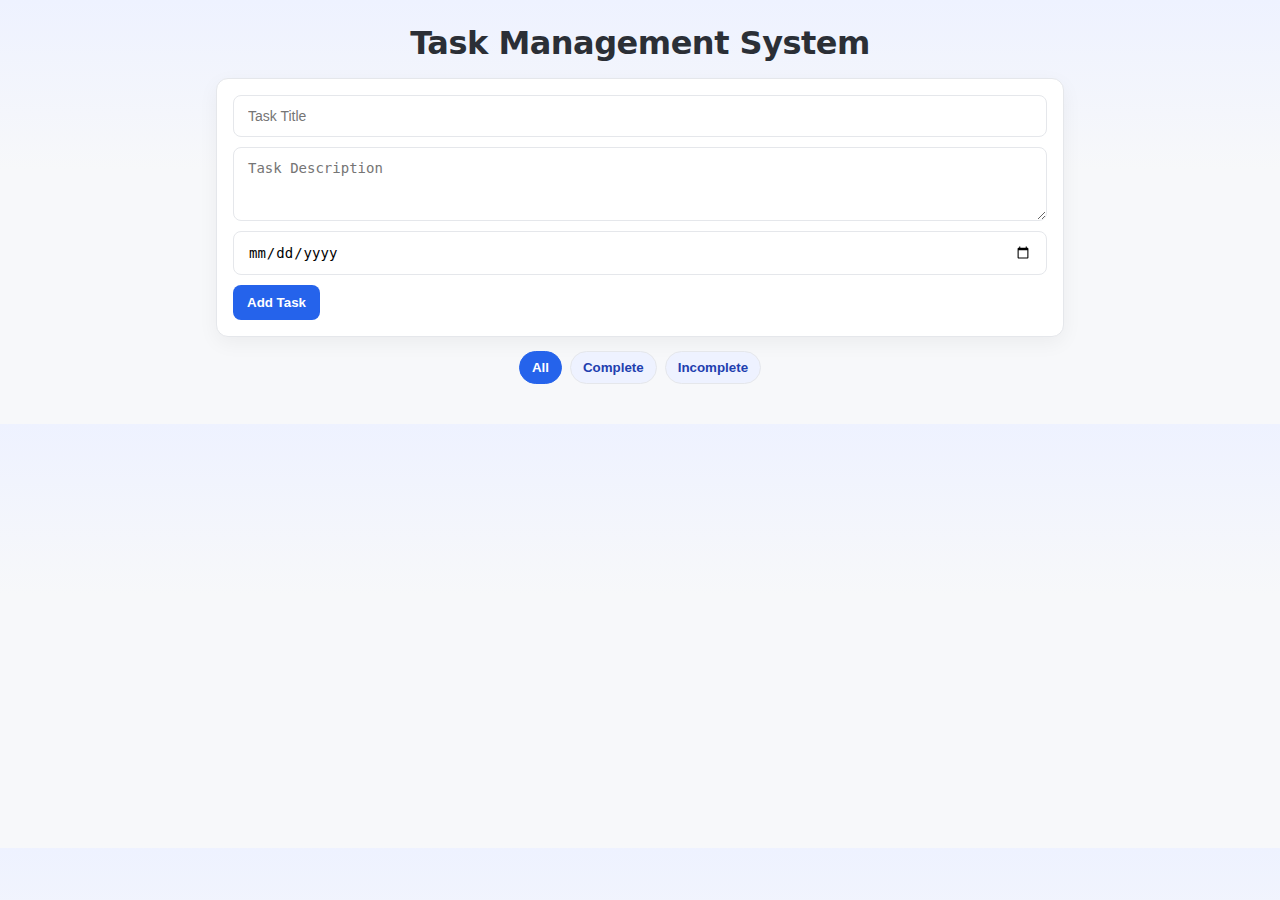
<file: Internship_Tasks/Task1/index.html>
<!DOCTYPE html>
<html lang="en">
<head>
  <meta charset="UTF-8" />
  <meta name="viewport" content="width=device-width, initial-scale=1.0"/>
  <title>Task Management System</title>
  <link rel="stylesheet" href="styles.css" />
</head>
<body>
  <div class="container">
    <h1>Task Management System</h1>

    <!-- Task Form -->
    <form id="taskForm">
      <input type="text" id="title" placeholder="Task Title" required />
      <textarea id="description" placeholder="Task Description" rows="3" required></textarea>
      <input type="date" id="dueDate" required />
      <button type="submit">Add Task</button>
    </form>

    <!-- Filters -->
    <div class="filters">
      <button data-filter="all" class="active">All</button>
      <button data-filter="complete">Complete</button>
      <button data-filter="incomplete">Incomplete</button>
    </div>

    <!-- Task List -->
    <div id="tasks"></div>
  </div>

  <script src="app.js"></script>
</body>
</html>
</file>
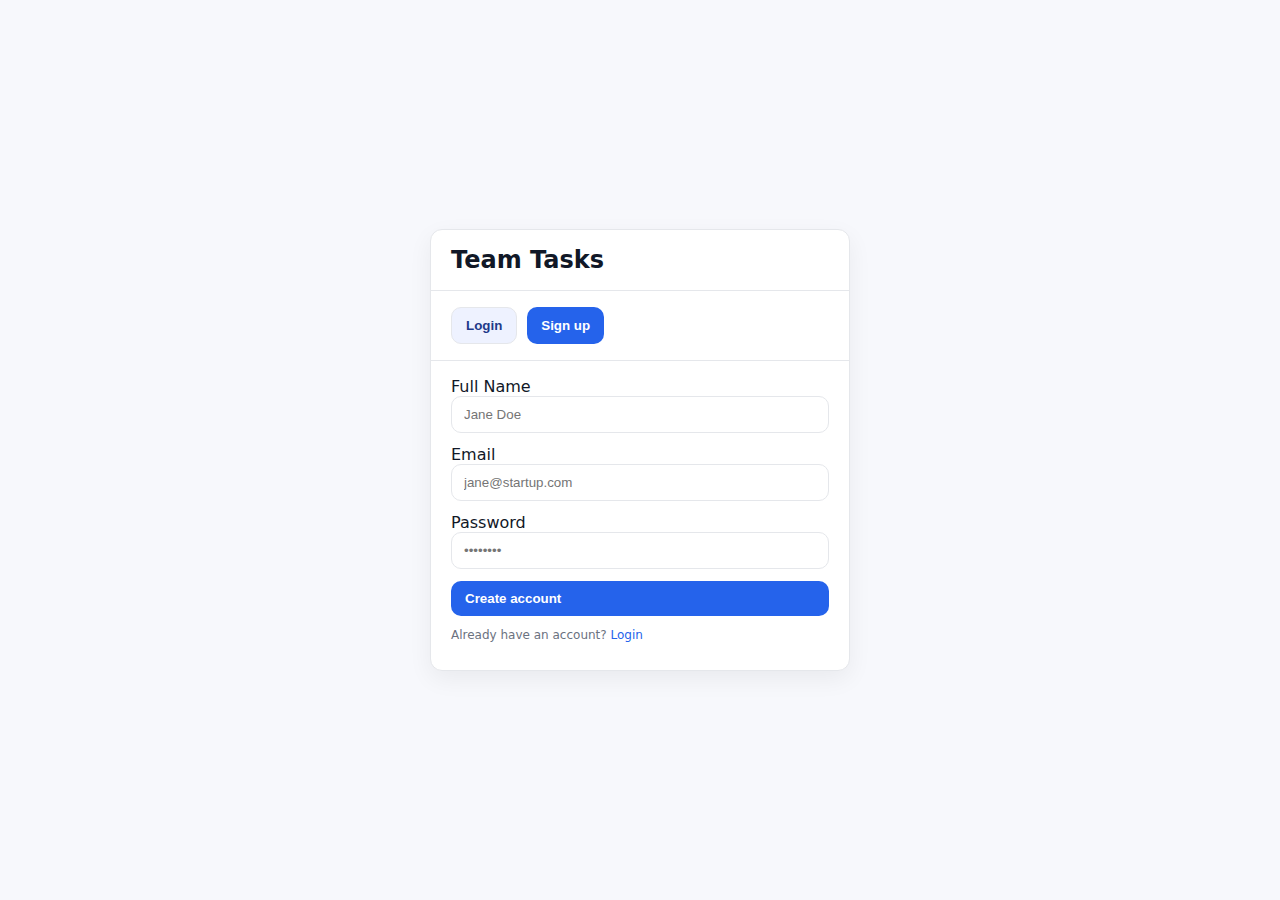
<file: Internship_Tasks/Task2/index.html>
<!DOCTYPE html>
<html lang="en">
<head>
  <meta charset="UTF-8"/>
  <meta name="viewport" content="width=device-width,initial-scale=1.0"/>
  <title>Team Tasks – Sign in</title>
  <link rel="stylesheet" href="styles.css"/>
</head>
<body>
  <div class="center">
    <div class="card auth-box">
      <div class="header">
        <h2>Team Tasks</h2>
      </div>
      <div class="section">
        <div class="kit">
          <button id="tab-login" class="btn btn-outline">Login</button>
          <button id="tab-signup" class="btn btn-primary">Sign up</button>
        </div>
      </div>
      <div class="section" id="signup-section">
        <div class="grid">
          <label>Full Name
            <input class="input" id="su-name" placeholder="Jane Doe" />
          </label>
          <label>Email
            <input class="input" id="su-email" placeholder="jane@startup.com" />
          </label>
          <label>Password
            <input class="input" id="su-pass" type="password" placeholder="••••••••" />
          </label>
          <button class="btn btn-primary" id="signup-btn">Create account</button>
        </div>
        <p class="small">Already have an account? <a href="#" id="goto-login" class="link">Login</a></p>
      </div>
      <div class="section" id="login-section" style="display:none">
        <div class="grid">
          <label>Email
            <input class="input" id="li-email" placeholder="jane@startup.com" />
          </label>
          <label>Password
            <input class="input" id="li-pass" type="password" placeholder="••••••••" />
          </label>
          <button class="btn btn-primary" id="login-btn">Login</button>
        </div>
        <p class="small">New here? <a href="#" id="goto-signup" class="link">Create an account</a></p>
      </div>
    </div>
  </div>

  <script src="utils.js"></script>
  <script src="data.js"></script>
  <script src="auth.js"></script>
</body>
</html>
</file>
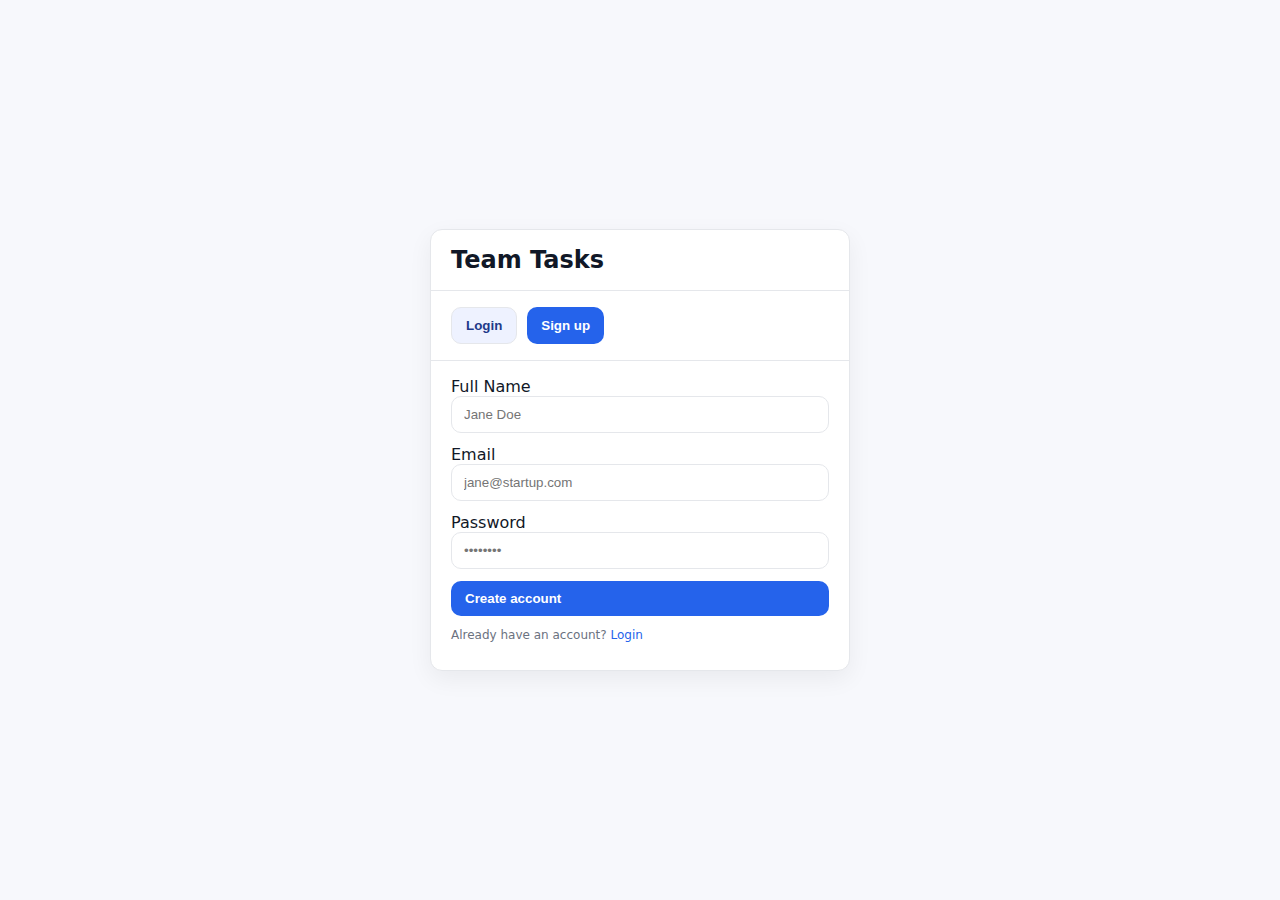
<file: Internship_Tasks/Task2/dashboard.html>
<!DOCTYPE html>
<html lang="en">
<head>
  <meta charset="UTF-8"/>
  <meta name="viewport" content="width=device-width,initial-scale=1.0"/>
  <title>Team Tasks – Dashboard</title>
  <link rel="stylesheet" href="styles.css"/>
</head>
<body>
  <div class="container">
    <div class="card">
      <div class="header">
        <h2>Dashboard</h2>
        <div class="kit">
          <span id="current-user" class="tag"></span>
          <button id="logout-btn" class="btn btn-outline">Logout</button>
        </div>
      </div>

      <div class="section">
        <h3>Create / Assign Task</h3>
        <div class="row">
          <label>Title
            <input class="input" id="task-title" placeholder="Feature: onboarding flow"/>
          </label>
          <label>Assignee
            <select id="task-assignee"></select>
          </label>
        </div>
        <div class="row">
          <label>Due date
            <input type="date" class="input" id="task-due"/>
          </label>
          <label>Status
            <select id="task-status" class="status-select">
              <option value="pending">Pending</option>
              <option value="in_progress">In progress</option>
              <option value="completed">Completed</option>
            </select>
          </label>
        </div>
        <label>Description
          <textarea class="input" id="task-desc" rows="3" placeholder="Brief task details..."></textarea>
        </label>
        <div class="kit" style="margin-top:10px">
          <button id="create-task-btn" class="btn btn-primary">Save Task</button>
          <button id="reset-form-btn" class="btn btn-outline">Reset</button>
          <span id="form-mode" class="small"></span>
        </div>
      </div>

      <div class="section">
        <div class="toolbar">
          <select id="filter-status">
            <option value="all">All statuses</option>
            <option value="pending">Pending</option>
            <option value="in_progress">In progress</option>
            <option value="completed">Completed</option>
          </select>
          <select id="filter-assignee">
            <option value="all">All assignees</option>
          </select>
          <input id="filter-search" class="input" placeholder="Search by title..."/>
        </div>
      </div>

      <div class="section">
        <div id="tasks-list" class="grid"></div>
      </div>

      <div class="footer-bar">
        <span class="small" id="summary"></span>
        <span class="small">Deadline reminders enabled</span>
      </div>
    </div>
  </div>

  <script src="utils.js"></script>
  <script src="data.js"></script>
  <script src="auth.js"></script>
  <script src="tasks.js"></script>
</body>
</html>
</file>
<file: Internship_Tasks/Task1/styles.css>
/* styles.css */
:root {
  --bg: #f7f8fa;
  --card: #ffffff;
  --text: #2b2f36;
  --muted: #6b7280;
  --primary: #2563eb;
  --primary-dark: #1e40af;
  --success: #16a34a;
  --warning: #f59e0b;
  --danger: #dc2626;
  --border: #e5e7eb;
}

* { box-sizing: border-box; }

body {
  margin: 0;
  font-family: system-ui, -apple-system, Segoe UI, Roboto, Helvetica, Arial, sans-serif;
  background: linear-gradient(180deg, #eef2ff, #f7f8fa 40%);
  color: var(--text);
}

.container {
  max-width: 880px;
  margin: 24px auto;
  padding: 0 16px;
}

h1 {
  text-align: center;
  margin: 0 0 16px;
  font-weight: 700;
  letter-spacing: -0.5px;
}

form#taskForm {
  background: var(--card);
  border: 1px solid var(--border);
  border-radius: 12px;
  padding: 16px;
  display: grid;
  grid-template-columns: 1fr;
  gap: 10px;
  box-shadow: 0 6px 20px rgba(0,0,0,0.05);
}

input[type="text"], input[type="date"], textarea {
  width: 100%;
  padding: 12px 14px;
  border: 1px solid var(--border);
  border-radius: 8px;
  font-size: 14px;
  outline: none;
  transition: border-color .15s ease;
  background: #fff;
}

input:focus, textarea:focus {
  border-color: var(--primary);
}

form button[type="submit"] {
  justify-self: start;
  background: var(--primary);
  color: #fff;
  padding: 10px 14px;
  border: 0;
  border-radius: 8px;
  font-weight: 600;
  cursor: pointer;
  transition: background .15s ease, transform .05s ease;
}
form button[type="submit"]:hover { background: var(--primary-dark); }
form button[type="submit"]:active { transform: translateY(1px); }

.filters {
  display: flex;
  justify-content: center;
  gap: 8px;
  margin: 14px 0 16px;
}
.filters button {
  background: #eef2ff;
  border: 1px solid var(--border);
  color: var(--primary-dark);
  padding: 8px 12px;
  border-radius: 24px;
  cursor: pointer;
  font-weight: 600;
}
.filters button.active {
  background: var(--primary);
  color: #fff;
  border-color: var(--primary);
}

#tasks {
  display: grid;
  gap: 12px;
}

.task {
  background: var(--card);
  border: 1px solid var(--border);
  border-left: 6px solid var(--success);
  border-radius: 12px;
  padding: 12px;
  display: grid;
  gap: 8px;
  box-shadow: 0 6px 20px rgba(0,0,0,0.05);
}

.task.overdue { border-left-color: var(--danger); }
.task.due-soon { border-left-color: var(--warning); }

.task.completed {
  opacity: .7;
  text-decoration: line-through;
  border-left-color: #9ca3af;
}

.task-header {
  display: flex;
  justify-content: space-between;
  align-items: flex-start;
  gap: 8px;
}

.task-title {
  font-weight: 700;
  font-size: 16px;
}

.task-desc {
  color: var(--text);
  white-space: pre-wrap;
}

.task-meta {
  display: flex;
  gap: 12px;
  color: var(--muted);
  font-size: 13px;
}

.task-actions {
  display: flex;
  gap: 6px;
  flex-wrap: wrap;
}

.task-actions button {
  border: 0;
  padding: 8px 10px;
  border-radius: 8px;
  color: #fff;
  font-weight: 600;
  cursor: pointer;
}

.task-actions .toggle { background: var(--success); }
.task-actions .edit { background: var(--warning); color: #1f2937; }
.task-actions .delete { background: var(--danger); }

@media (max-width: 640px) {
  .task-header { flex-direction: column; align-items: flex-start; }
  form#taskForm { padding: 12px; }
}
</file>
<file: Internship_Tasks/Task2/styles.css>
:root{
  --bg:#f7f8fc;
  --card:#fff;
  --text:#111827;
  --muted:#6b7280;
  --primary:#2563eb;
  --primary-dark:#1e40af;
  --success:#16a34a;
  --warning:#f59e0b;
  --danger:#dc2626;
  --border:#e5e7eb;
}
*{box-sizing:border-box}
html,body{margin:0;padding:0;font-family:Inter,system-ui,Segoe UI,Roboto,Arial,sans-serif;background:var(--bg);color:var(--text)}
.container{max-width:1000px;margin:0 auto;padding:20px}
.card{background:var(--card);border:1px solid var(--border);border-radius:12px;box-shadow:0 8px 24px rgba(0,0,0,.06)}
.header{display:flex;justify-content:space-between;align-items:center;padding:16px 20px}
h1,h2,h3{margin:0}
.btn{display:inline-flex;align-items:center;gap:8px;border:0;border-radius:10px;padding:10px 14px;font-weight:600;cursor:pointer}
.btn-primary{background:var(--primary);color:#fff}
.btn-primary:hover{background:var(--primary-dark)}
.btn-danger{background:var(--danger);color:#fff}
.btn-outline{background:#eef2ff;color:#1e3a8a;border:1px solid var(--border)}
.input, select, textarea{width:100%;padding:10px 12px;border:1px solid var(--border);border-radius:10px;background:#fff}
.row{display:grid;grid-template-columns:1fr 1fr;gap:12px}
.grid{display:grid;gap:12px}
.grid-3{grid-template-columns:1fr 1fr 1fr}
.grid-2{grid-template-columns:1fr 1fr}
.grid-4{grid-template-columns:repeat(4,1fr)}
@media(max-width:760px){.row,.grid-3,.grid-2,.grid-4{grid-template-columns:1fr}}
.badge{display:inline-block;padding:4px 8px;border-radius:999px;font-size:12px;border:1px solid var(--border);background:#f8fafc}
.badge.success{background:#ecfdf5;color:#065f46;border-color:#a7f3d0}
.badge.warn{background:#fffbeb;color:#92400e;border-color:#fde68a}
.badge.danger{background:#fef2f2;color:#991b1b;border-color:#fecaca}
.section{padding:16px 20px;border-top:1px solid var(--border)}
.toolbar{display:flex;gap:8px;flex-wrap:wrap}
.table{width:100%;border-collapse:collapse}
.table th,.table td{padding:10px;border-bottom:1px solid var(--border);text-align:left;vertical-align:top}
.kit{display:flex;gap:10px;flex-wrap:wrap}
.small{font-size:12px;color:var(--muted)}
.status-select{min-width:160px}
.tag{padding:3px 8px;border-radius:999px;border:1px solid var(--border);background:#f1f5f9;font-size:12px}
.task-card{padding:12px;border:1px solid var(--border);border-left:6px solid var(--primary);border-radius:12px;background:#fff}
.task-card.overdue{border-left-color:var(--danger)}
.task-card.soon{border-left-color:var(--warning)}
.footer-bar{display:flex;justify-content:space-between;align-items:center;padding:12px 16px}
.link{color:var(--primary);text-decoration:none}
.center{display:flex;align-items:center;justify-content:center;min-height:100vh;padding:20px}
.auth-box{max-width:420px;width:100%}
</file>
